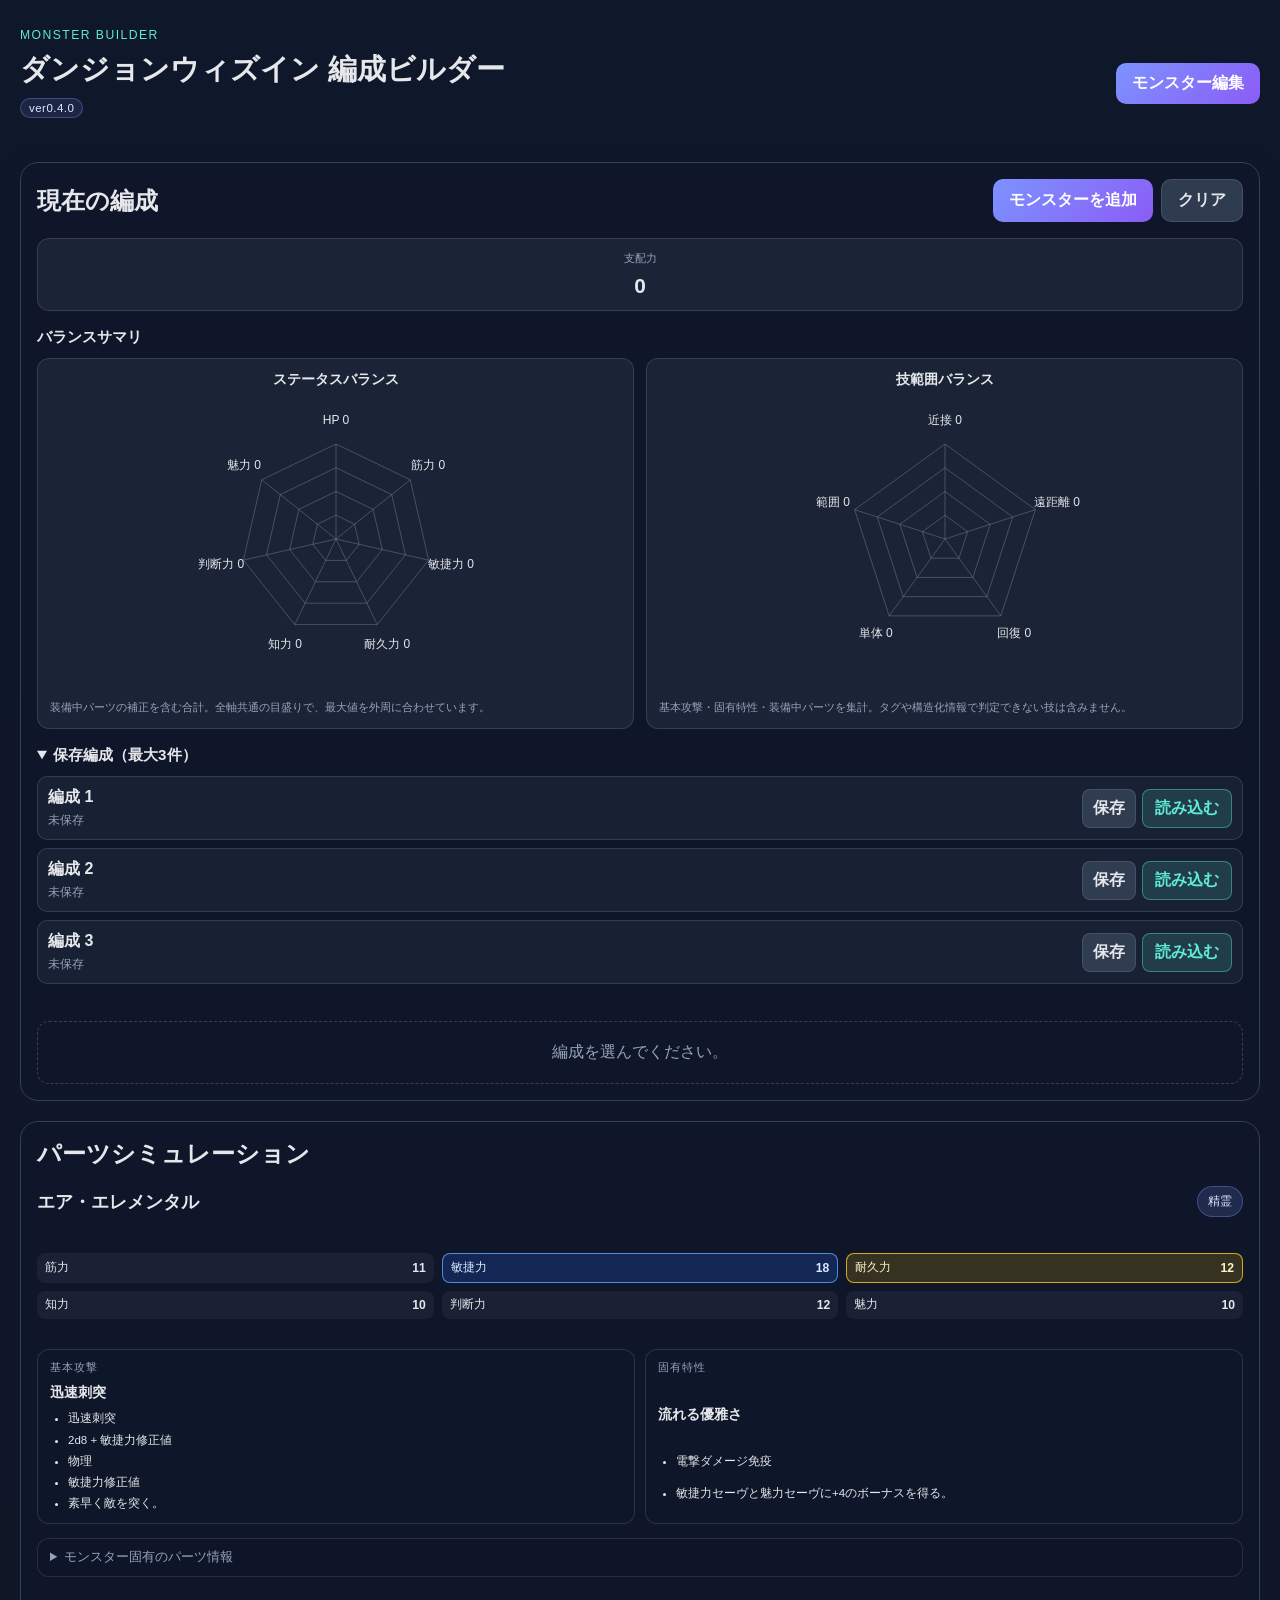
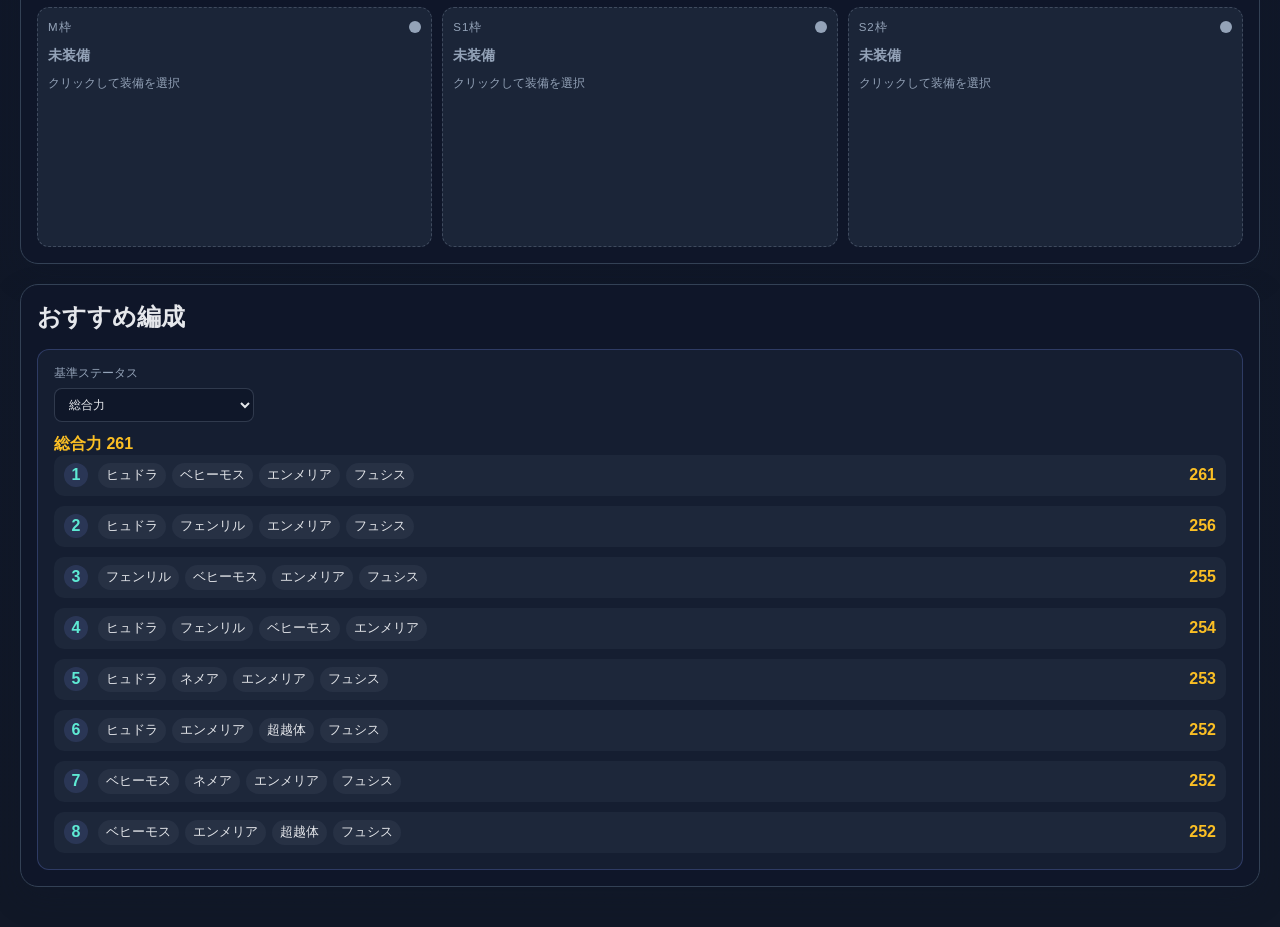
<file: index.html>
<!DOCTYPE html>
<html lang="ja">
  <head>
    <meta charset="UTF-8" />
    <meta name="viewport" content="width=device-width, initial-scale=1.0" />
    <title>ダンジョンウィズイン 編成ビルダー</title>
    <link rel="stylesheet" href="styles.css" />
  </head>
  <body>
    <div class="page-shell">
      <header class="topbar">
        <div>
          <p class="eyebrow">Monster Builder</p>
          <h1>ダンジョンウィズイン 編成ビルダー</h1>
          <p class="app-version" data-app-version></p>
          <p id="schema-load-status" class="data-transfer-status" role="status" aria-live="polite"></p>
        </div>
        <a href="monster-editor.html" class="primary-btn editor-link">モンスター編集</a>
      </header>

      <main class="layout">
        <section class="panel team-panel">
          <div class="panel-header">
            <h2>現在の編成</h2>
            <div class="team-header-actions">
              <button id="open-monster-picker" type="button" class="primary-btn">モンスターを追加</button>
              <button id="clear-btn" class="ghost-btn">クリア</button>
            </div>
          </div>

          <div class="summary-grid">
            <div class="summary-item">
              <span>支配力</span>
              <strong id="team-control">0</strong>
            </div>
          </div>

          <section class="balance-summary" aria-label="バランスサマリ">
            <h3>バランスサマリ</h3>
            <div class="balance-charts">
              <div id="status-balance"></div>
              <div id="skill-balance"></div>
            </div>
          </section>

          <details class="formation-saves" open>
            <summary>保存編成（最大3件）</summary>
            <div id="formation-save-list" class="formation-save-list"></div>
            <p id="formation-save-status" class="formation-save-status" role="status" aria-live="polite"></p>
          </details>

          <div id="team-list" class="team-list"></div>
        </section>

        <section class="panel sim-panel">
          <div class="panel-header">
            <h2>パーツシミュレーション</h2>
          </div>
          <div id="part-simulator" class="part-simulator"></div>
        </section>

        <div id="part-selector-modal" class="modal-backdrop hidden" aria-hidden="true"></div>

        <section class="panel suggestion-panel">
          <div class="panel-header">
            <h2>おすすめ編成</h2>
          </div>
          <div id="suggestion-result" class="suggestion-box">
            まだ候補がありません。
          </div>
        </section>
      </main>
    </div>

    <dialog id="monster-picker" class="monster-picker" aria-labelledby="monster-picker-title">
      <div class="modal-header">
        <h3 id="monster-picker-title">モンスターを追加</h3>
        <button id="close-monster-picker" type="button" class="close-btn">閉じる</button>
      </div>
      <div class="monster-picker-columns">
        <section class="monster-picker-selected" aria-labelledby="monster-picker-team-title">
          <h4 id="monster-picker-team-title">現在の編成</h4>
          <div id="monster-picker-team" class="team-list"></div>
        </section>
        <section class="monster-picker-roster" aria-labelledby="monster-picker-roster-title">
          <div class="panel-header">
            <h4 id="monster-picker-roster-title">モンスター一覧</h4>
            <span id="roster-count" class="badge">0体</span>
          </div>
          <div class="roster-filters">
            <label class="filter-control">
              <span>種族</span>
              <select id="race-filter"><option value="all">すべて</option></select>
            </label>
            <label class="filter-control">
              <span>等級</span>
              <select id="rank-filter"><option value="all">すべて</option></select>
            </label>
          </div>
          <div class="stat-filter-box">
            <div class="stat-filter-label">ステータス</div>
            <div id="stat-filter-list" class="stat-filter-list"></div>
          </div>
          <div id="unit-list" class="unit-list"></div>
        </section>
      </div>
    </dialog>

    <script src="app-version.js"></script>
    <script src="schema-data.js"></script>
    <script type="module">
      try {
        await window.MonsterSchema.initialize();
        await import('./app.js');
      } catch (error) {
        console.error('Failed to initialize the new monster schema.', error);
        const status = document.getElementById('schema-load-status');
        status.textContent = `モンスターデータを読み込めませんでした：${error.message}`;
        status.classList.add('error');
      }
    </script>
  </body>
</html>
</file>
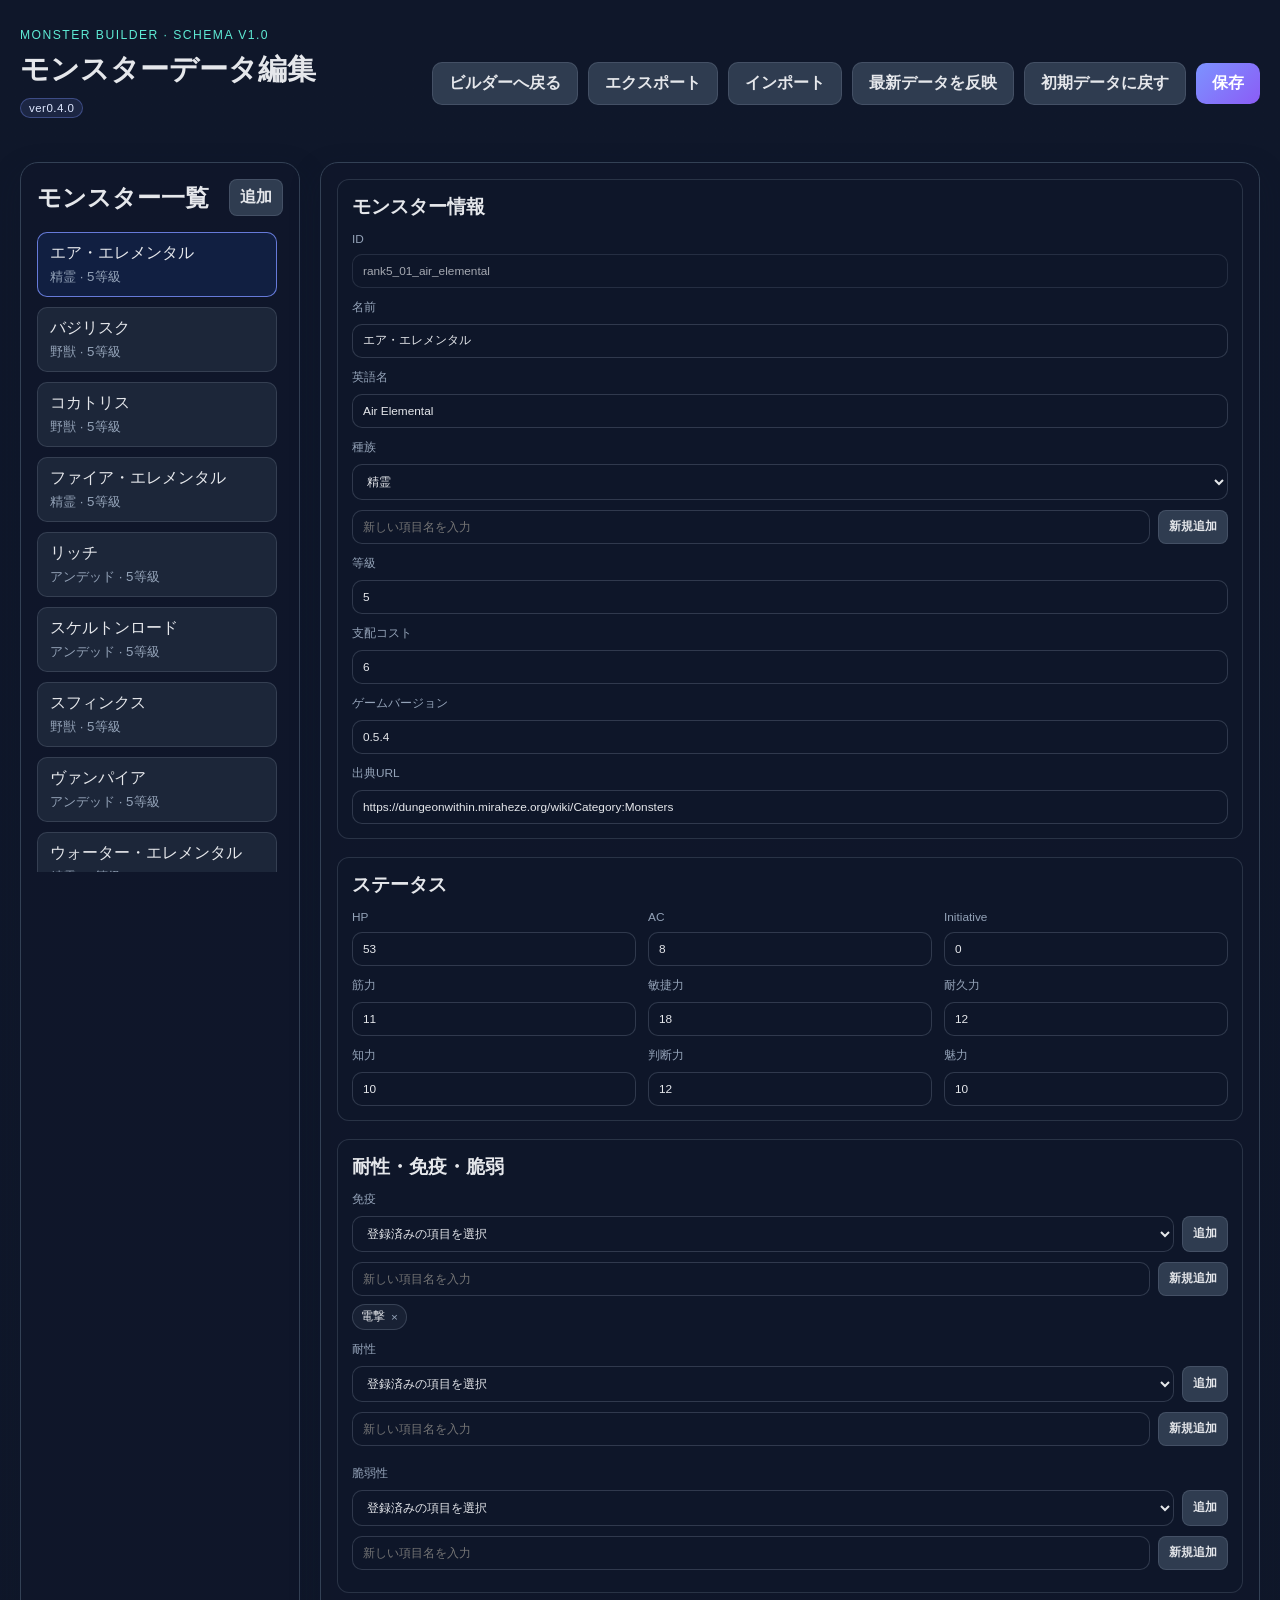
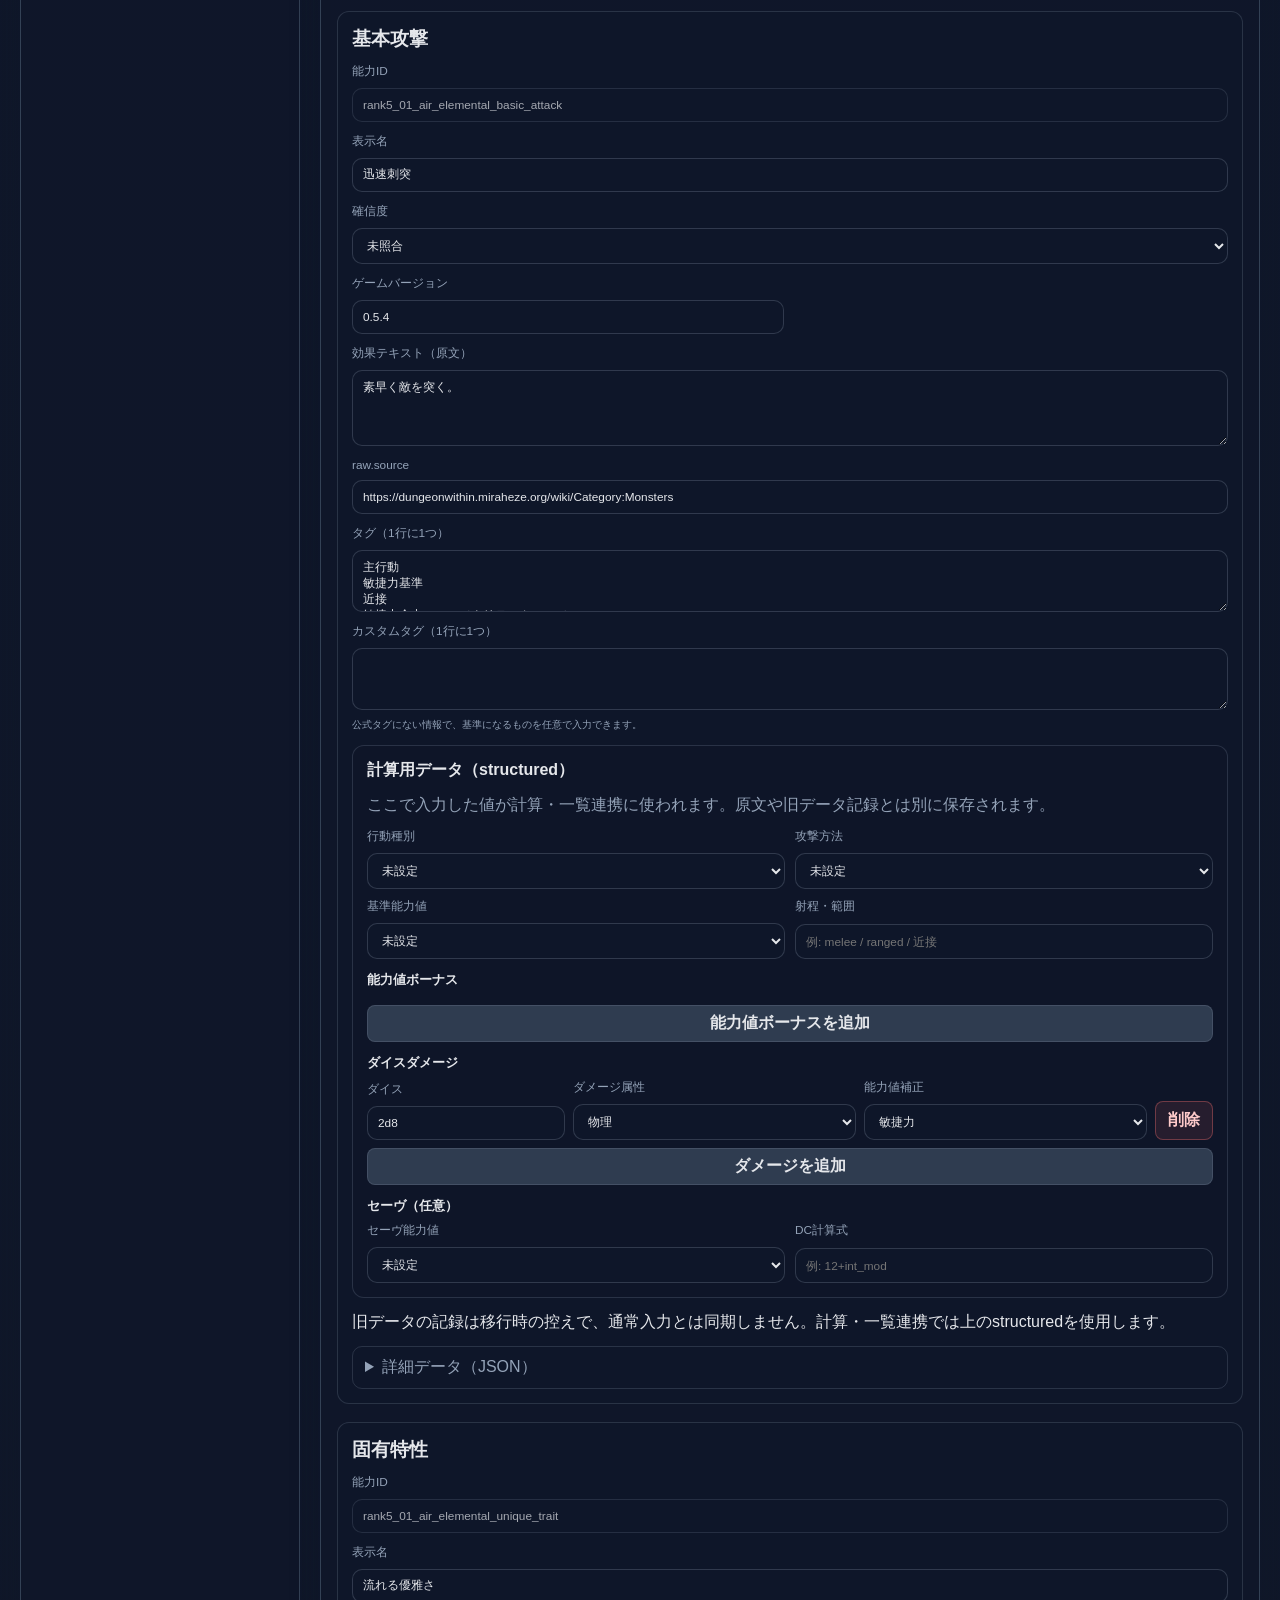
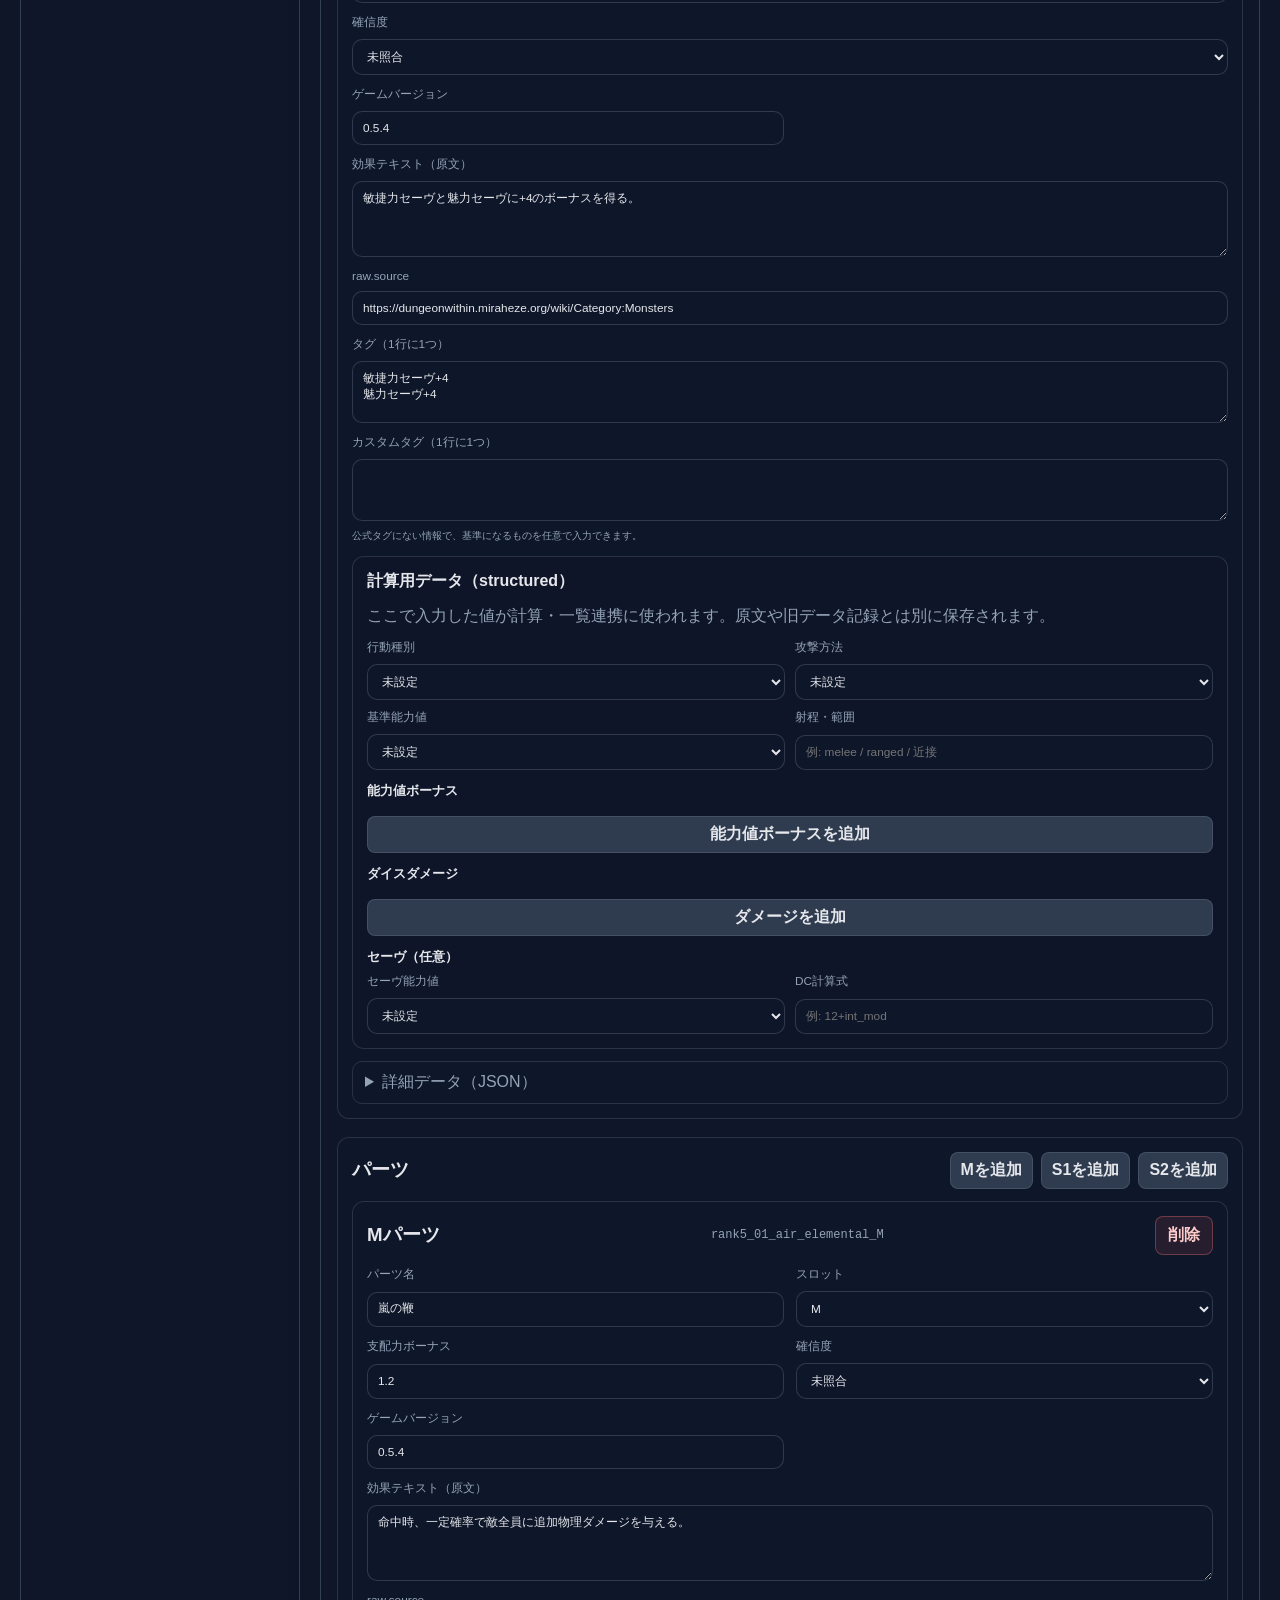
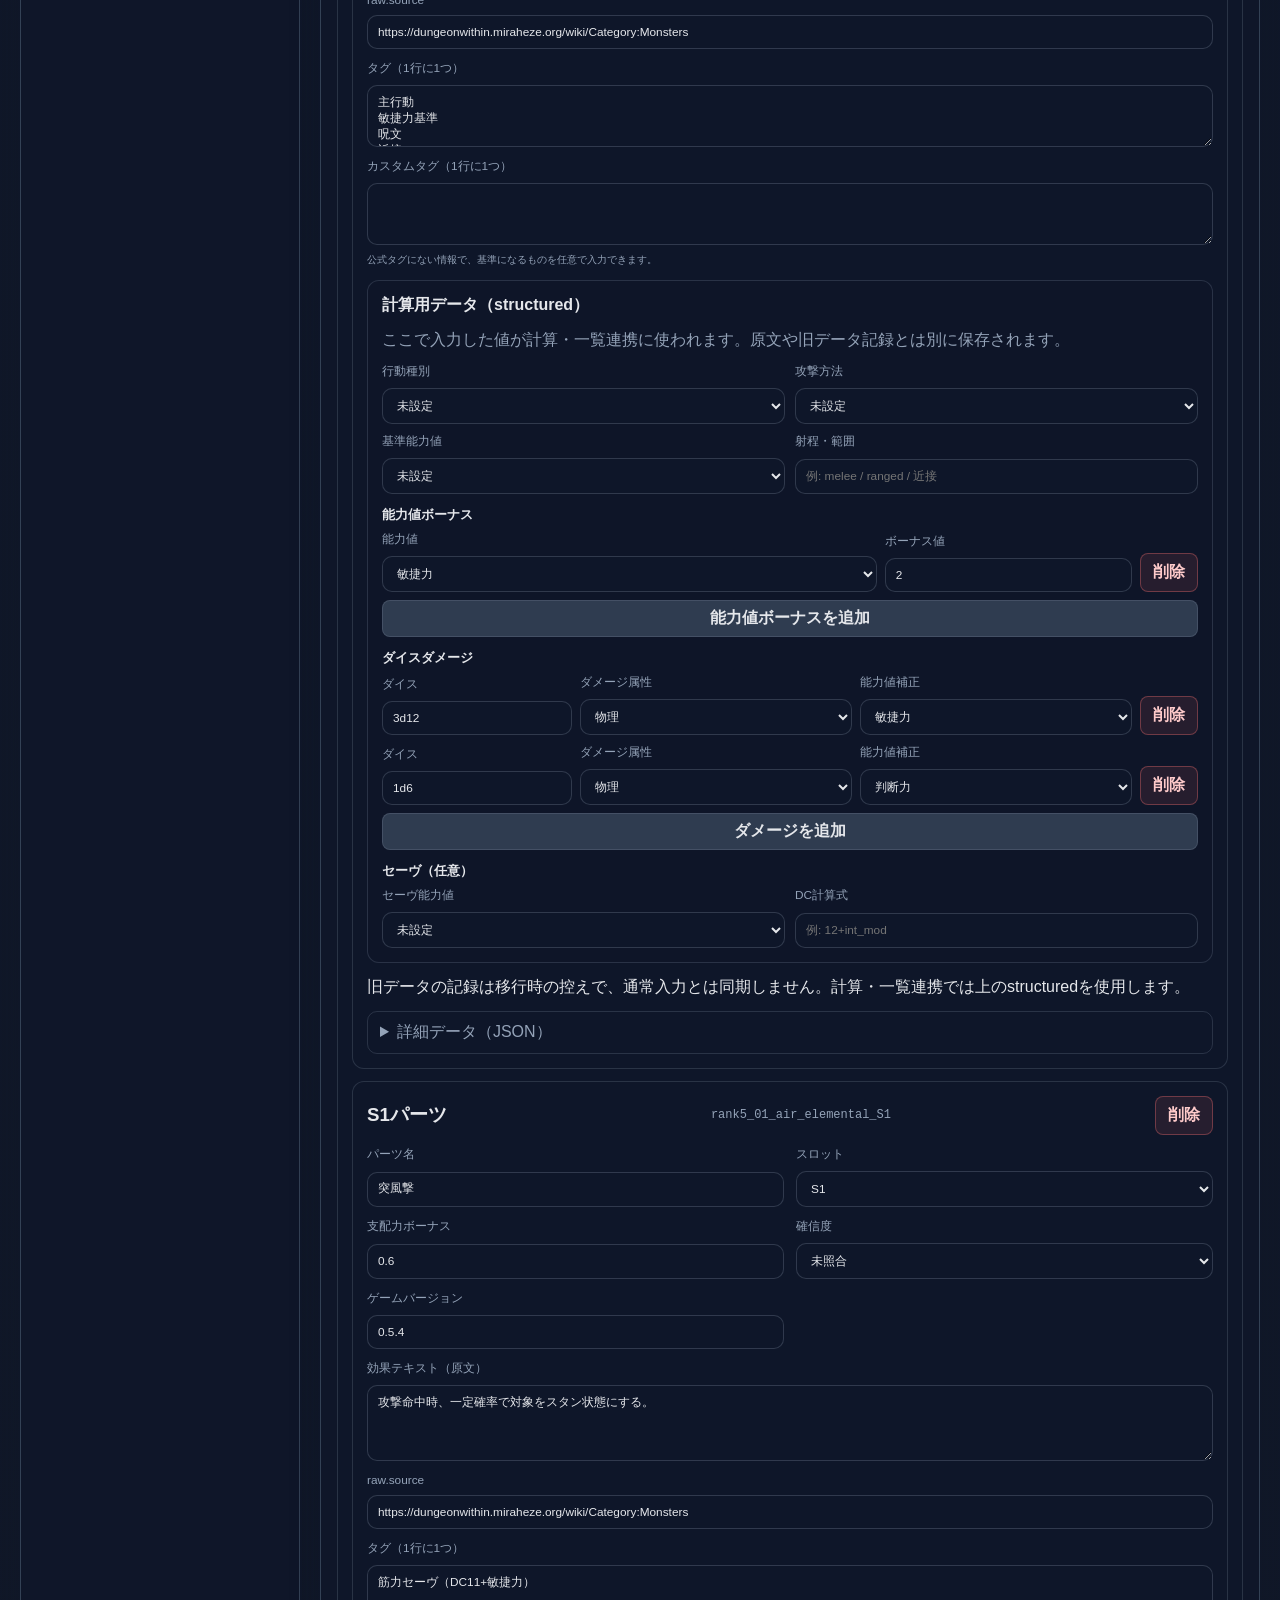
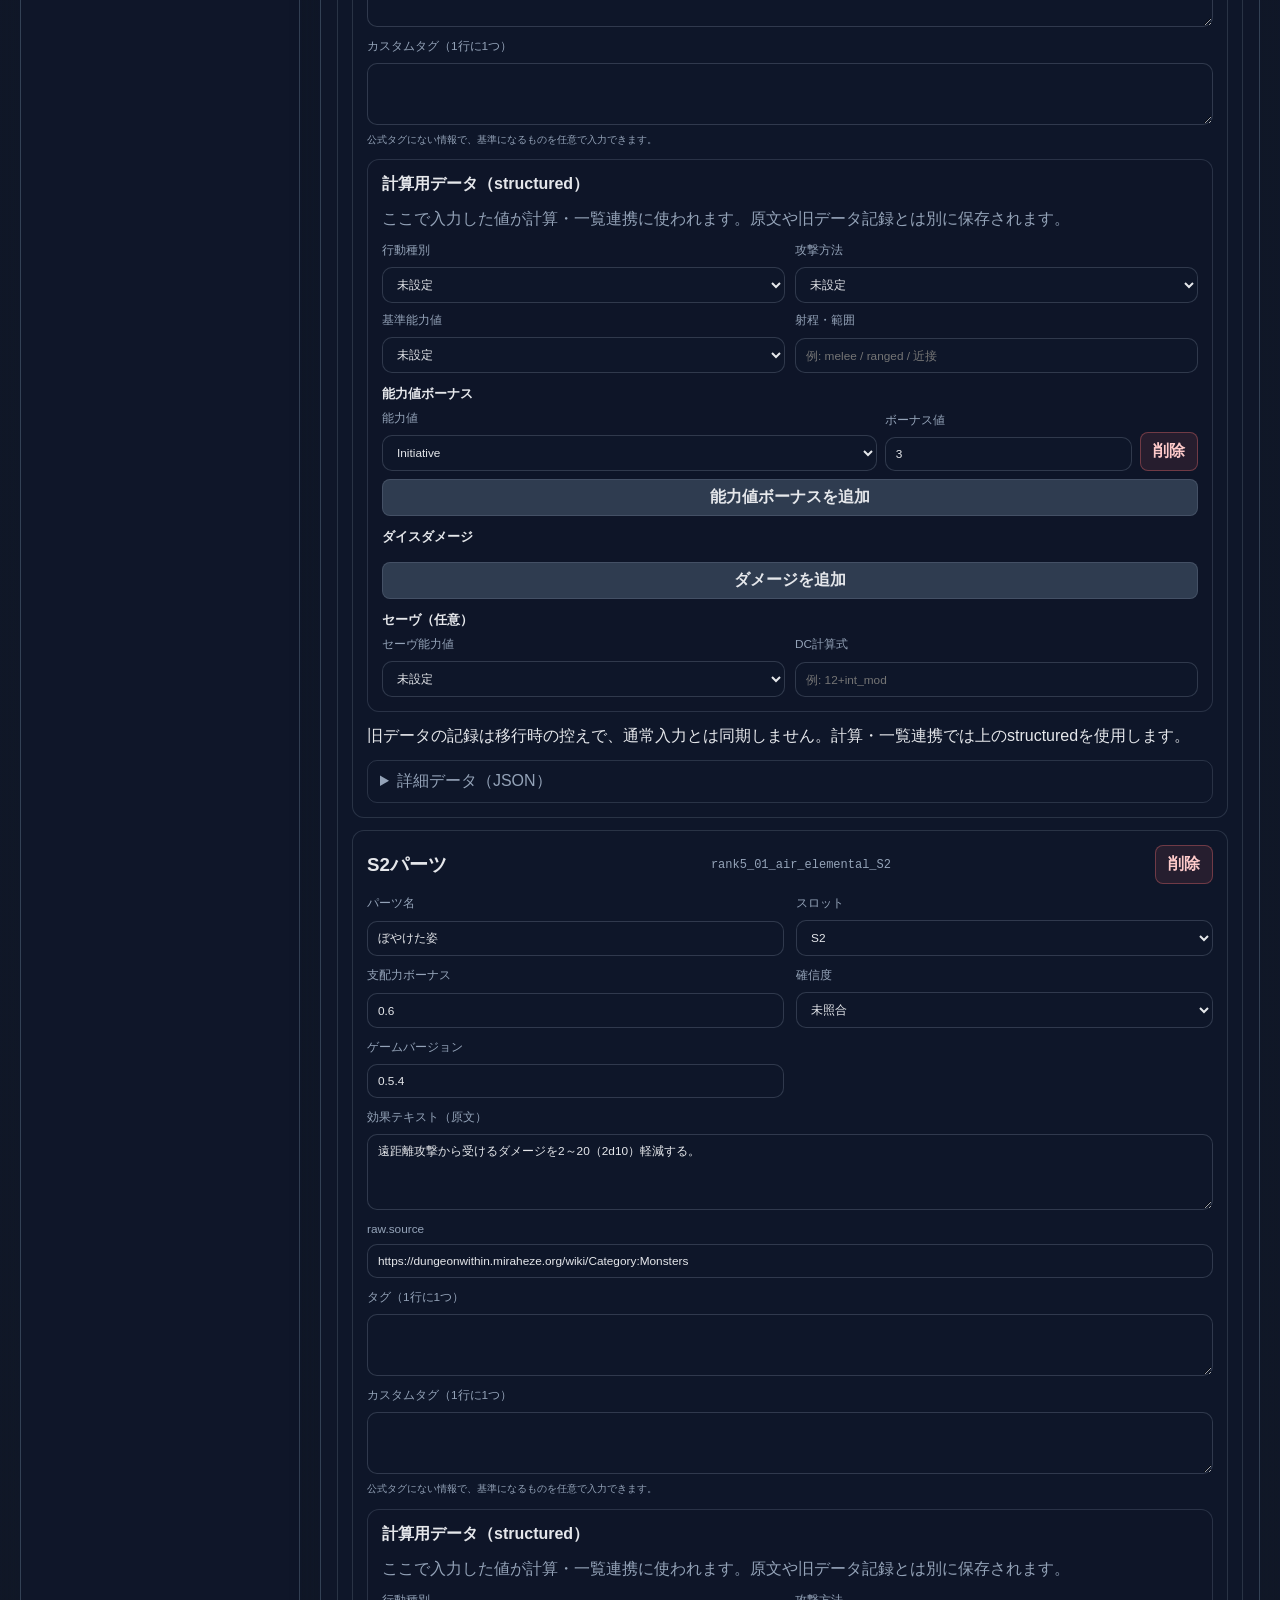
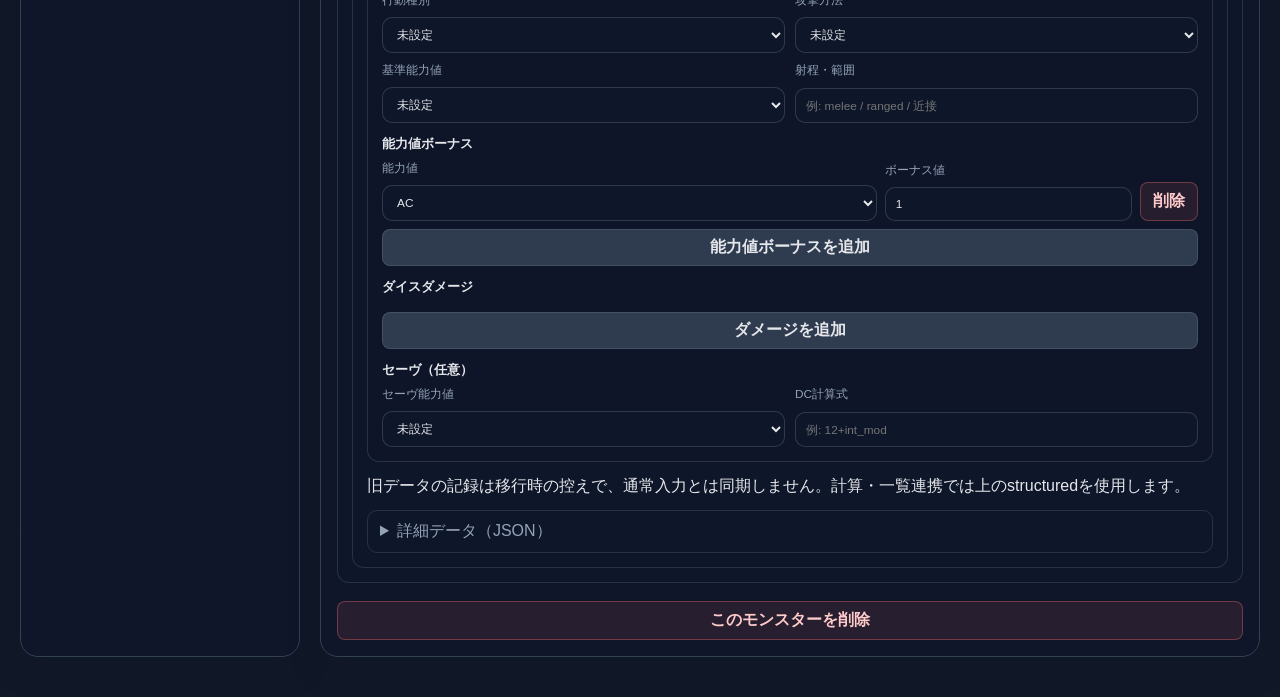
<file: monster-editor.html>
<!DOCTYPE html>
<html lang="ja">
  <head>
    <meta charset="UTF-8" />
    <meta name="viewport" content="width=device-width, initial-scale=1.0" />
    <title>モンスターデータ編集</title>
    <link rel="stylesheet" href="styles.css" />
  </head>
  <body>
    <div class="page-shell editor-page-shell">
      <header class="topbar">
        <div>
          <p class="eyebrow">Monster Builder · Schema v1.0</p>
          <h1>モンスターデータ編集</h1>
          <p class="app-version" data-app-version></p>
          <p id="data-transfer-status" class="data-transfer-status" role="status" aria-live="polite"></p>
        </div>
        <div class="topbar-actions">
          <a href="index.html" class="ghost-btn editor-link">ビルダーへ戻る</a>
          <button id="export-monster-data" type="button" class="ghost-btn">エクスポート</button>
          <button id="import-monster-data" type="button" class="ghost-btn">インポート</button>
          <button id="refresh-latest-monster-data" type="button" class="ghost-btn">最新データを反映</button>
          <button id="reset-monster-data" type="button" class="ghost-btn">初期データに戻す</button>
          <button id="save-monster-data" type="button" class="primary-btn">保存</button>
          <input id="import-monster-file" type="file" accept=".json,application/json" hidden />
        </div>
      </header>

      <main class="editor-layout">
        <aside class="panel editor-sidebar">
          <div class="panel-header">
            <h2>モンスター一覧</h2>
            <button id="add-monster-btn" type="button" class="ghost-btn small-btn">追加</button>
          </div>
          <div id="monster-list" class="monster-list"></div>
        </aside>

        <section class="panel editor-main">
          <div id="editor-empty" class="empty-team hidden">モンスターを選んで編集してください。</div>
          <form id="monster-schema-form" class="editor-form hidden" onsubmit="return false;"></form>
        </section>
      </main>
    </div>

    <dialog id="new-monster-dialog" class="schema-new-monster-dialog">
      <form id="new-monster-form">
        <h2>新規モンスター</h2>
        <p>英語名からIDを自動生成します。</p>
        <label class="schema-field">
          <span>英語名（必須）</span>
          <input id="new-monster-english-name" type="text" required autocomplete="off" />
        </label>
        <div class="schema-dialog-actions">
          <button id="cancel-new-monster" type="button" class="ghost-btn">キャンセル</button>
          <button type="submit" class="primary-btn">追加</button>
        </div>
      </form>
    </dialog>

    <script src="app-version.js"></script>
    <script src="schema-data.js"></script>
    <script type="module">
      try {
        await window.MonsterSchema.initialize();
        await import('./schema-editor.js');
      } catch (error) {
        console.error('Failed to initialize the schema editor.', error);
        const status = document.getElementById('data-transfer-status');
        status.textContent = `モンスターデータを読み込めませんでした：${error.message}`;
        status.classList.add('error');
      }
    </script>
  </body>
</html>
</file>
<file: styles.css>
:root {
  --bg: #101827;
  --bg-soft: #1f2937;
  --panel: #172033;
  --panel-strong: #1d2a3d;
  --line: #334155;
  --text: #e5e7eb;
  --muted: #94a3b8;
  --primary: #7c93ff;
  --primary-2: #5eead4;
  --danger: #f87171;
  --warning: #fbbf24;
  --shadow: rgba(15, 23, 42, 0.25);
}

* {
  box-sizing: border-box;
}

body {
  margin: 0;
  font-family: "Segoe UI", "Hiragino Sans", "Yu Gothic", sans-serif;
  background: linear-gradient(180deg, #0f172a 0%, #111827 100%);
  color: var(--text);
}

button {
  border: none;
  cursor: pointer;
  font: inherit;
}

.page-shell {
  max-width: 1320px;
  margin: 0 auto;
  padding: 28px 20px 40px;
}

.topbar {
  display: flex;
  justify-content: space-between;
  align-items: center;
  gap: 12px;
  margin-bottom: 24px;
}

.eyebrow {
  margin: 0 0 8px;
  color: var(--primary-2);
  font-size: 0.76rem;
  letter-spacing: 0.12em;
  text-transform: uppercase;
}

h1,
h2,
h3,
p {
  margin: 0;
}

.app-version {
  display: inline-flex;
  margin-top: 8px;
  padding: 3px 8px;
  border: 1px solid rgba(124, 147, 255, 0.35);
  border-radius: 999px;
  background: rgba(124, 147, 255, 0.12);
  color: #dfe8ff;
  font-size: 0.72rem;
  letter-spacing: 0.04em;
}

h1 {
  font-size: clamp(1.8rem, 2vw, 2.5rem);
}

.layout {
  display: grid;
  grid-template-columns: minmax(0, 1fr);
  gap: 20px;
  align-items: start;
}

.panel {
  min-width: 0;
  background: rgba(15, 23, 42, 0.82);
  border: 1px solid var(--line);
  border-radius: 18px;
  padding: 16px;
  box-shadow: 0 12px 30px var(--shadow);
}

.sim-panel,
.suggestion-panel {
  grid-column: 1 / -1;
}

.panel-header {
  display: flex;
  justify-content: space-between;
  align-items: center;
  margin-bottom: 16px;
}

.team-header-actions {
  display: flex;
  flex-wrap: wrap;
  justify-content: flex-end;
  gap: 8px;
}

.monster-picker {
  width: min(1100px, 94vw);
  max-width: none;
  max-height: 88vh;
  overflow: auto;
  padding: 18px;
  color: var(--text);
  background: rgba(15, 23, 42, 0.98);
  border: 1px solid rgba(148, 163, 184, 0.25);
  border-radius: 18px;
  box-shadow: 0 20px 50px rgba(15, 23, 42, 0.55);
}

.monster-picker::backdrop {
  background: rgba(15, 23, 42, 0.72);
}

.monster-picker-columns {
  display: grid;
  grid-template-columns: minmax(0, 0.8fr) minmax(0, 1.2fr);
  align-items: start;
  gap: 16px;
}

.monster-picker-columns h4 {
  margin: 0;
  font-size: 0.95rem;
}

.monster-picker-selected,
.monster-picker-roster {
  min-width: 0;
}

.monster-picker-selected h4 {
  margin-bottom: 16px;
}

.monster-picker-selected .team-list {
  max-height: 65vh;
  overflow-y: auto;
}

.roster-filters {
  display: grid;
  grid-template-columns: repeat(2, minmax(0, 1fr));
  gap: 10px;
  margin-bottom: 12px;
}

.stat-filter-box {
  margin-bottom: 16px;
}

.stat-filter-label {
  color: var(--muted);
  font-size: 0.72rem;
  margin-bottom: 8px;
}

.stat-filter-list {
  display: flex;
  flex-wrap: wrap;
  gap: 8px;
}

.stat-chip {
  padding: 6px 10px;
  border-radius: 999px;
  border: 1px solid rgba(148, 163, 184, 0.25);
  background: rgba(15, 23, 42, 0.9);
  color: var(--text);
  font-size: 0.74rem;
}

.stat-chip.selected {
  background: rgba(124, 147, 255, 0.2);
  border-color: rgba(124, 147, 255, 0.5);
  color: #dfe8ff;
}

.filter-control {
  display: flex;
  flex-direction: column;
  gap: 6px;
  color: var(--muted);
  font-size: 0.74rem;
}

.filter-control select {
  width: 100%;
  background: rgba(15, 23, 42, 0.9);
  border: 1px solid rgba(148, 163, 184, 0.25);
  border-radius: 10px;
  color: var(--text);
  padding: 8px 10px;
  font: inherit;
}

.badge {
  display: inline-flex;
  align-items: center;
  justify-content: center;
  background: rgba(124, 147, 255, 0.16);
  border: 1px solid rgba(124, 147, 255, 0.35);
  color: #dfe8ff;
  border-radius: 999px;
  padding: 6px 10px;
  font-size: 0.75rem;
}

.unit-list,
.team-list {
  display: grid;
  gap: 12px;
}

.unit-list {
  max-height: 72vh;
  overflow-y: auto;
  padding-right: 4px;
}

.unit-card,
.team-member,
.part-card {
  background: rgba(30, 41, 59, 0.9);
  border: 1px solid rgba(148, 163, 184, 0.2);
  border-radius: 12px;
  padding: 12px 14px;
}

.unit-card {
  display: grid;
  grid-template-columns: 1fr auto;
  gap: 8px;
  align-items: center;
}

.unit-card.active,
.team-member.active {
  border-color: rgba(124, 147, 255, 0.8);
  box-shadow: inset 0 0 0 1px rgba(124, 147, 255, 0.5);
  background: rgba(37, 99, 235, 0.08);
}

.unit-head {
  display: flex;
  justify-content: space-between;
  align-items: center;
  gap: 12px;
  margin-bottom: 8px;
}

.unit-name {
  font-weight: 700;
  font-size: 1rem;
}

.role-pill {
  display: inline-flex;
  align-items: center;
  border-radius: 999px;
  padding: 4px 8px;
  font-size: 0.72rem;
  font-weight: 600;
  background: rgba(94, 234, 212, 0.1);
  border: 1px solid rgba(94, 234, 212, 0.4);
  color: var(--primary-2);
}

.unit-stats {
  display: flex;
  flex-wrap: wrap;
  gap: 8px;
  color: var(--muted);
  font-size: 0.75rem;
}

.unit-stats span {
  background: rgba(148, 163, 184, 0.08);
  border-radius: 999px;
  padding: 4px 8px;
}

.ability-grid {
  display: grid;
  grid-template-columns: repeat(3, minmax(0, 1fr));
  gap: 8px;
  margin-top: 10px;
}

.ability-item {
  display: flex;
  justify-content: space-between;
  align-items: center;
  gap: 8px;
  padding: 6px 8px;
  border-radius: 8px;
  background: rgba(148, 163, 184, 0.08);
  color: var(--text);
  font-size: 0.74rem;
}

.ability-item.top-stat {
  border: 1px solid rgba(96, 165, 250, 0.8);
  background: rgba(37, 99, 235, 0.22);
  color: #dbeafe;
}

.ability-item.second-stat {
  border: 1px solid rgba(250, 204, 21, 0.8);
  background: rgba(234, 179, 8, 0.18);
  color: #fef3c7;
}

.ability-item strong {
  font-size: 0.76rem;
}

.primary-btn,
.ghost-btn,
.add-btn,
.remove-btn {
  transition: transform 0.2s ease, opacity 0.2s ease;
}

.primary-btn,
.ghost-btn {
  padding: 10px 16px;
  border-radius: 10px;
  font-weight: 600;
}

.editor-link {
  display: inline-flex;
  align-items: center;
  justify-content: center;
  text-decoration: none;
}

.topbar-actions {
  display: flex;
  flex-wrap: wrap;
  justify-content: flex-end;
  gap: 10px;
  align-items: center;
}

.data-transfer-status {
  min-height: 1.2em;
  margin: -12px 0 16px;
  color: var(--primary-2);
  font-size: 0.85rem;
}

.data-transfer-status.error {
  color: #fecaca;
}

.small-btn {
  padding: 7px 10px;
  border-radius: 8px;
}

.editor-layout {
  display: grid;
  grid-template-columns: 280px minmax(0, 1fr);
  gap: 20px;
}

.editor-sidebar,
.editor-main {
  min-height: 500px;
}

.monster-list {
  display: grid;
  gap: 10px;
  max-height: clamp(180px, calc(100vh - 260px), 640px);
  overflow-y: auto;
  overscroll-behavior: contain;
  padding-right: 6px;
}

.monster-list-item {
  width: 100%;
  text-align: left;
  background: rgba(30, 41, 59, 0.9);
  border: 1px solid rgba(148, 163, 184, 0.2);
  border-radius: 10px;
  padding: 10px 12px;
  color: var(--text);
  display: grid;
  gap: 4px;
}

.monster-list-item.selected {
  border-color: rgba(124, 147, 255, 0.8);
  background: rgba(37, 99, 235, 0.12);
}

.monster-list-item small {
  color: var(--muted);
}

.editor-form {
  display: grid;
  gap: 18px;
}

.editor-form-grid {
  display: grid;
  grid-template-columns: repeat(2, minmax(0, 1fr));
  gap: 12px;
}

.editor-form-grid.six-col {
  grid-template-columns: repeat(3, minmax(0, 1fr));
}

.editor-form label {
  display: grid;
  gap: 8px;
  color: var(--muted);
  font-size: 0.74rem;
}

.editor-form input,
.editor-form textarea,
.editor-form select {
  width: 100%;
  background: rgba(15, 23, 42, 0.9);
  border: 1px solid rgba(148, 163, 184, 0.25);
  border-radius: 10px;
  color: var(--text);
  padding: 9px 10px;
  font: inherit;
  resize: vertical;
}

.editor-form .full-width {
  grid-column: 1 / -1;
}

.editor-section {
  border: 1px solid rgba(148, 163, 184, 0.2);
  border-radius: 12px;
  background: rgba(15, 23, 42, 0.7);
  padding: 14px;
  display: grid;
  gap: 12px;
}

.editor-section h3,
.part-editor-block h5 {
  margin: 0;
}

.part-editor-block {
  display: grid;
  gap: 8px;
  border-top: 1px solid rgba(148, 163, 184, 0.18);
  margin-top: 8px;
  padding-top: 14px;
}

.parts-editor-grid {
  display: grid;
  grid-template-columns: minmax(0, 1fr);
  gap: 18px;
}

.part-block {
  display: grid;
  gap: 8px;
}

.part-fields-grid {
  grid-template-columns: repeat(2, minmax(0, 1fr));
}

.part-input-section {
  display: grid;
  gap: 8px;
}

.part-input-header {
  display: flex;
  align-items: center;
  justify-content: space-between;
  gap: 10px;
}

.part-dynamic-rows,
.part-damage-rows,
.part-extra-list {
  display: grid;
  gap: 8px;
}

.part-dynamic-row {
  display: grid;
  grid-template-columns: minmax(0, 1fr) minmax(90px, 0.45fr) auto;
  align-items: center;
  gap: 8px;
}

.part-damage-row {
  display: grid;
  gap: 8px;
  border: 1px solid rgba(148, 163, 184, 0.16);
  border-radius: 10px;
  padding: 10px;
}

.part-effect-row {
  display: grid;
  grid-template-columns: minmax(0, 1fr) minmax(0, 0.6fr) auto;
  align-items: end;
  gap: 8px;
}

.part-effect-row label:only-of-type {
  grid-column: 1 / -2;
}

.part-input-hint {
  margin: 0;
  color: var(--muted);
  font-size: 0.75rem;
}

.part-extra-fields {
  border-top: 1px solid rgba(148, 163, 184, 0.16);
  padding-top: 10px;
}

.part-extra-fields summary {
  cursor: pointer;
  color: var(--muted);
  font-size: 0.8rem;
}

.part-extra-list {
  margin: 10px 0;
}

.part-extra-row {
  display: grid;
  grid-template-columns: minmax(100px, 0.7fr) minmax(100px, 0.6fr) minmax(0, 1fr) auto;
  align-items: start;
  gap: 8px;
}

.part-extra-row [aria-invalid="true"] {
  border-color: #f87171;
}

.hidden {
  display: none !important;
}

.primary-btn {
  background: linear-gradient(135deg, var(--primary), #8b5cf6);
  color: white;
}

.ghost-btn {
  background: rgba(51, 65, 85, 0.9);
  color: var(--text);
  border: 1px solid rgba(148, 163, 184, 0.2);
}

.add-btn,
.remove-btn {
  padding: 8px 12px;
  border-radius: 8px;
  font-weight: 600;
}

.add-btn {
  background: rgba(94, 234, 212, 0.14);
  color: var(--primary-2);
  border: 1px solid rgba(94, 234, 212, 0.4);
}

.remove-btn {
  background: rgba(248, 113, 113, 0.1);
  color: #fecaca;
  border: 1px solid rgba(248, 113, 113, 0.35);
}

.primary-btn:hover,
.ghost-btn:hover,
.add-btn:hover,
.remove-btn:hover {
  transform: translateY(-1px);
}

.summary-grid {
  display: grid;
  grid-template-columns: minmax(0, 1fr);
  gap: 10px;
  margin-bottom: 16px;
}

.summary-item {
  background: rgba(30, 41, 59, 0.8);
  border: 1px solid rgba(148, 163, 184, 0.2);
  border-radius: 12px;
  padding: 12px 10px;
  text-align: center;
}

.summary-item span {
  display: block;
  font-size: 0.7rem;
  color: var(--muted);
  margin-bottom: 8px;
}

.summary-item strong {
  font-size: 1.3rem;
}

.balance-summary {
  margin-bottom: 16px;
}

.balance-summary h3 {
  margin: 0 0 10px;
  font-size: 0.95rem;
}

.balance-charts {
  display: grid;
  grid-template-columns: repeat(auto-fit, minmax(min(100%, 240px), 1fr));
  gap: 12px;
}

.balance-chart {
  height: 100%;
  background: rgba(30, 41, 59, 0.8);
  border: 1px solid rgba(148, 163, 184, 0.2);
  border-radius: 12px;
  padding: 12px;
}

.balance-chart h4 {
  margin: 0;
  text-align: center;
  font-size: 0.85rem;
}

.radar-chart {
  display: block;
  width: 100%;
  max-width: 370px;
  aspect-ratio: 370 / 300;
  margin: 0 auto;
  overflow: visible;
  color: var(--text);
  font-size: 12px;
  fill: currentColor;
}

.radar-grid {
  fill: none;
  stroke: rgba(148, 163, 184, 0.35);
}

.radar-axis {
  stroke: rgba(148, 163, 184, 0.35);
}

.radar-data {
  fill: rgba(96, 165, 250, 0.3);
  stroke: #60a5fa;
  stroke-width: 2;
}

.balance-help {
  color: var(--muted);
  font-size: 0.7rem;
  line-height: 1.5;
  margin: 10px 0 0;
}

.formation-saves {
  margin-bottom: 16px;
}

.formation-saves > summary {
  margin: 0 0 10px;
  font-size: 0.95rem;
  font-weight: 700;
  cursor: pointer;
}

.formation-save-list {
  display: grid;
  gap: 8px;
}

.formation-save-slot {
  display: flex;
  justify-content: space-between;
  align-items: center;
  gap: 12px;
  padding: 10px;
  border: 1px solid rgba(148, 163, 184, 0.2);
  border-radius: 10px;
  background: rgba(30, 41, 59, 0.65);
}

.formation-save-details {
  display: flex;
  flex-direction: column;
  gap: 4px;
  min-width: 0;
}

.formation-save-details span,
.formation-save-status {
  color: var(--muted);
  font-size: 0.75rem;
}

.formation-save-details span {
  overflow-wrap: anywhere;
}

.formation-save-actions {
  display: flex;
  flex-shrink: 0;
  gap: 6px;
}

.formation-save-status {
  min-height: 1.1em;
  margin: 8px 0 0;
}

.formation-save-status.error {
  color: #fecaca;
}

.team-member {
  display: flex;
  justify-content: space-between;
  align-items: center;
  gap: 10px;
}

.member-meta {
  display: flex;
  flex-direction: column;
  gap: 4px;
}

.member-role {
  color: var(--muted);
  font-size: 0.75rem;
}

.empty-team {
  padding: 20px 14px;
  border: 1px dashed var(--line);
  border-radius: 12px;
  color: var(--muted);
  text-align: center;
}

.part-simulator {
  display: grid;
  gap: 14px;
}

.monster-sim-header {
  display: flex;
  justify-content: space-between;
  align-items: center;
  gap: 12px;
  margin-bottom: 12px;
}

.monster-sim-name {
  font-size: 1.1rem;
  font-weight: 700;
}

.feature-blocks {
  display: grid;
  grid-template-columns: repeat(2, minmax(0, 1fr));
  gap: 10px;
  margin-top: 16px;
}

.feature-card {
  background: rgba(15, 23, 42, 0.9);
  border: 1px solid rgba(148, 163, 184, 0.2);
  border-radius: 12px;
  padding: 10px 12px;
  display: grid;
  gap: 8px;
}

.feature-title {
  color: var(--muted);
  font-size: 0.7rem;
  letter-spacing: 0.08em;
  text-transform: uppercase;
}

.feature-name {
  font-size: 0.9rem;
  font-weight: 700;
}

.feature-list {
  margin: 0;
  padding-left: 18px;
  display: grid;
  gap: 4px;
  color: var(--text);
  font-size: 0.72rem;
  line-height: 1.5;
}

.native-parts {
  border: 1px solid rgba(148, 163, 184, 0.18);
  border-radius: 12px;
  background: rgba(15, 23, 42, 0.55);
}

.native-parts > summary {
  padding: 10px 12px;
  color: var(--muted);
  font-size: 0.8rem;
  cursor: pointer;
}

.native-parts-content {
  display: grid;
  gap: 12px;
  padding: 0 12px 12px;
}

.native-part-group {
  display: grid;
  gap: 8px;
}

.native-part-group h4 {
  margin: 0;
  color: var(--primary-2);
  font-size: 0.78rem;
}

.native-part-card {
  display: grid;
  gap: 8px;
  padding: 10px;
  border: 1px solid rgba(148, 163, 184, 0.14);
  border-radius: 10px;
  background: rgba(30, 41, 59, 0.52);
}

.native-part-card h5 {
  margin: 0;
  font-size: 0.82rem;
}

.native-part-field {
  display: grid;
  grid-template-columns: 52px minmax(0, 1fr);
  gap: 8px;
  color: var(--text);
  font-size: 0.74rem;
  line-height: 1.5;
}

.native-part-field > span {
  color: var(--muted);
}

.native-part-field p {
  margin: 0 0 4px;
}

.native-part-field p:last-child {
  margin-bottom: 0;
}

.native-part-tags {
  display: flex;
  flex-wrap: wrap;
  gap: 5px;
}

.native-part-empty {
  color: var(--muted);
  font-size: 0.74rem;
}

.slot-row {
  display: grid;
  grid-template-columns: 1fr 1fr 1fr;
  gap: 10px;
  margin-top: 16px;
}

.slot-button {
  min-height: 240px;
  border: 1px dashed rgba(124, 147, 255, 0.5);
  border-radius: 12px;
  background: rgba(15, 23, 42, 0.9);
  color: var(--text);
  text-align: left;
  padding: 12px 10px;
  display: flex;
  flex-direction: column;
  justify-content: flex-start;
  gap: 10px;
  cursor: pointer;
}

.slot-head-row {
  display: flex;
  align-items: center;
  justify-content: space-between;
  gap: 10px;
}

.slot-label {
  color: var(--muted);
  font-size: 0.72rem;
  letter-spacing: 0.08em;
}

.slot-name {
  font-size: 0.9rem;
  font-weight: 700;
  line-height: 1.4;
}

.slot-detail-box,
.slot-tag-box {
  display: grid;
  gap: 6px;
}

.slot-detail-label {
  color: var(--muted);
  font-size: 0.68rem;
  letter-spacing: 0.05em;
}

.slot-detail-list {
  margin: 0;
  padding-left: 18px;
  color: var(--text);
  font-size: 0.72rem;
  line-height: 1.5;
  display: grid;
  gap: 3px;
}

.slot-empty-note {
  color: var(--muted);
  font-size: 0.74rem;
  line-height: 1.5;
}

.tag-list {
  display: flex;
  flex-wrap: wrap;
  gap: 6px;
}

.tag-item {
  display: inline-flex;
  align-items: center;
  padding: 3px 7px;
  border-radius: 999px;
  background: rgba(148, 163, 184, 0.08);
  border: 1px solid rgba(148, 163, 184, 0.18);
  color: var(--text);
  font-size: 0.68rem;
}

.slot-button.empty {
  border-style: dashed;
  color: var(--muted);
}

.slot-button.blue {
  border-color: rgba(96, 165, 250, 0.8);
  background: rgba(37, 99, 235, 0.12);
}

.slot-button.yellow {
  border-color: rgba(250, 204, 21, 0.8);
  background: rgba(234, 179, 8, 0.12);
}

.slot-button.red {
  border-color: rgba(248, 113, 113, 0.8);
  background: rgba(239, 68, 68, 0.12);
}

.slot-button.neutral {
  border-color: rgba(148, 163, 184, 0.3);
  background: rgba(30, 41, 59, 0.85);
}

.slot-color-dot {
  width: 12px;
  height: 12px;
  border-radius: 50%;
  display: inline-block;
}

.slot-color-dot.blue { background: #60a5fa; }
.slot-color-dot.yellow { background: #facc15; }
.slot-color-dot.red { background: #f87171; }
.slot-color-dot.neutral { background: #94a3b8; }

.modal-backdrop {
  position: fixed;
  inset: 0;
  background: rgba(15, 23, 42, 0.72);
  display: flex;
  align-items: center;
  justify-content: center;
  padding: 24px;
  z-index: 100;
}

.modal-backdrop.hidden {
  display: none;
}

.modal-panel {
  width: min(820px, 92vw);
  max-height: 82vh;
  overflow: auto;
  background: rgba(15, 23, 42, 0.98);
  border: 1px solid rgba(148, 163, 184, 0.25);
  border-radius: 18px;
  box-shadow: 0 20px 50px rgba(15, 23, 42, 0.55);
  padding: 18px;
}

.modal-header {
  display: flex;
  justify-content: space-between;
  align-items: center;
  gap: 12px;
  margin-bottom: 16px;
}

.modal-header h3 {
  margin: 0;
  font-size: 1.1rem;
}

.part-sort-controls {
  display: flex;
  flex-wrap: wrap;
  align-items: center;
  gap: 8px;
  margin: -4px 0 14px;
}

.part-sort-label {
  color: var(--muted);
  font-size: 0.78rem;
  margin-right: 2px;
}

.part-filters {
  display: flex;
  flex-wrap: wrap;
  gap: 12px;
  margin: 0 0 14px;
}

.part-filter {
  display: inline-flex;
  align-items: center;
  gap: 8px;
  max-width: 100%;
  color: var(--muted);
  font-size: 0.8rem;
}

.part-filter select,
.part-filter input {
  min-width: 120px;
  max-width: 100%;
  border: 1px solid rgba(148, 163, 184, 0.28);
  border-radius: 8px;
  padding: 7px 10px;
  background: rgba(51, 65, 85, 0.65);
  color: var(--text);
}

.part-filter input {
  width: 200px;
}

.part-sort-button,
.part-sort-reset {
  border: 1px solid rgba(148, 163, 184, 0.28);
  border-radius: 999px;
  padding: 6px 10px;
  background: rgba(51, 65, 85, 0.65);
  color: var(--text);
  font-size: 0.76rem;
  cursor: pointer;
}

.part-sort-button.active {
  border-color: rgba(96, 165, 250, 0.85);
  background: rgba(37, 99, 235, 0.28);
  color: #dbeafe;
}

.part-sort-reset {
  color: var(--muted);
}

.close-btn {
  background: rgba(51, 65, 85, 0.9);
  color: var(--text);
  border: 1px solid rgba(148, 163, 184, 0.2);
  border-radius: 8px;
  padding: 8px 10px;
}

.part-modal-list {
  display: grid;
  grid-template-columns: repeat(auto-fit, minmax(220px, 1fr));
  gap: 12px;
}

.part-card {
  border: 1px solid rgba(148, 163, 184, 0.25);
  background: rgba(15, 23, 42, 0.9);
  border-radius: 12px;
  padding: 12px 14px;
}

.part-card.blue {
  border-color: rgba(96, 165, 250, 0.8);
  background: rgba(37, 99, 235, 0.12);
}

.part-card.yellow {
  border-color: rgba(250, 204, 21, 0.8);
  background: rgba(234, 179, 8, 0.12);
}

.part-card.red {
  border-color: rgba(248, 113, 113, 0.8);
  background: rgba(239, 68, 68, 0.12);
}

.part-card.neutral {
  border-color: rgba(148, 163, 184, 0.3);
  background: rgba(30, 41, 59, 0.85);
}

.part-card-header {
  display: flex;
  justify-content: space-between;
  align-items: center;
  gap: 8px;
  margin-bottom: 8px;
}

.part-card-header strong {
  font-size: 0.95rem;
}

.part-fit {
  display: inline-flex;
  align-items: center;
  justify-content: center;
  min-width: 52px;
  padding: 4px 8px;
  border-radius: 999px;
  font-size: 0.7rem;
  font-weight: 700;
  color: white;
}

.part-card.blue .part-fit {
  background: rgba(59, 130, 246, 0.9);
}

.part-card.yellow .part-fit {
  background: rgba(234, 179, 8, 0.9);
  color: #1f2937;
}

.part-card.red .part-fit {
  background: rgba(239, 68, 68, 0.9);
}

.part-card.neutral .part-fit {
  background: rgba(148, 163, 184, 0.7);
}

.part-meta {
  display: flex;
  flex-wrap: wrap;
  gap: 6px;
  margin-bottom: 8px;
}

.part-badge {
  background: rgba(148, 163, 184, 0.08);
  border-radius: 999px;
  padding: 4px 8px;
  font-size: 0.68rem;
  color: var(--muted);
}

.part-picker-effects {
  display: grid;
  gap: 6px;
  margin-top: 10px;
  color: var(--text);
  font-size: 0.76rem;
  line-height: 1.5;
}

.part-picker-effects p {
  margin: 0;
}

.part-effects {
  margin: 0;
  padding-left: 18px;
  color: var(--text);
  font-size: 0.76rem;
  line-height: 1.5;
}

.part-card button,
.slot-remove-btn {
  margin-top: 10px;
  width: 100%;
  border-radius: 8px;
  padding: 8px 10px;
  background: rgba(124, 147, 255, 0.14);
  color: #dfe8ff;
  border: 1px solid rgba(124, 147, 255, 0.35);
}

.slot-remove-btn {
  margin-top: auto;
}

.suggestion-box {
  min-height: 220px;
  padding: 16px;
  border-radius: 12px;
  background: rgba(23, 32, 51, 0.85);
  border: 1px solid rgba(124, 147, 255, 0.25);
}

.suggestion-team {
  display: grid;
  gap: 10px;
}

.suggestion-member {
  display: flex;
  justify-content: space-between;
  align-items: center;
  padding: 8px 10px;
  border-radius: 10px;
  background: rgba(30, 41, 59, 0.9);
}

.score-highlight {
  color: var(--warning);
  font-weight: 700;
}

.suggestion-controls {
  display: flex;
  flex-direction: column;
  gap: 6px;
  margin-bottom: 12px;
  color: var(--muted);
  font-size: 0.74rem;
}

.suggestion-controls select {
  width: min(200px, 100%);
  background: rgba(15, 23, 42, 0.9);
  border: 1px solid rgba(148, 163, 184, 0.25);
  border-radius: 8px;
  color: var(--text);
  padding: 8px 10px;
  font: inherit;
}

.ranking-item {
  display: grid;
  grid-template-columns: auto 1fr auto;
  align-items: center;
  gap: 10px;
}

.ranking-rank {
  display: inline-flex;
  align-items: center;
  justify-content: center;
  width: 24px;
  height: 24px;
  border-radius: 50%;
  background: rgba(124, 147, 255, 0.14);
  color: var(--primary-2);
  font-weight: 700;
}

.suggestion-member-name-group {
  display: flex;
  flex-wrap: wrap;
  gap: 6px;
}

.suggestion-member-name {
  font-size: 0.8rem;
  color: var(--text);
  background: rgba(148, 163, 184, 0.08);
  border-radius: 999px;
  padding: 4px 8px;
}

.metric-value {
  color: var(--warning);
  font-weight: 700;
}

.schema-field {
  display: grid;
  gap: 8px;
  color: var(--muted);
  font-size: 0.74rem;
}

.schema-field input,
.schema-field textarea,
.schema-field select {
  width: 100%;
  background: rgba(15, 23, 42, 0.9);
  border: 1px solid rgba(148, 163, 184, 0.25);
  border-radius: 10px;
  color: var(--text);
  padding: 9px 10px;
  font: inherit;
  resize: vertical;
}

.schema-field input[readonly] {
  opacity: 0.7;
}

.schema-vocabulary-row {
  display: flex;
  align-items: stretch;
  gap: 8px;
}

.schema-vocabulary-row select,
.schema-vocabulary-row input {
  min-width: 0;
  flex: 1;
}

.schema-vocabulary-custom {
  margin-top: 2px;
}

.schema-vocabulary-values {
  display: flex;
  flex-wrap: wrap;
  gap: 6px;
}

.schema-vocabulary-chip {
  display: inline-flex;
  align-items: center;
  gap: 6px;
  padding: 4px 8px;
  border: 1px solid rgba(148, 163, 184, 0.25);
  border-radius: 999px;
  color: var(--text);
  background: rgba(148, 163, 184, 0.08);
}

.schema-vocabulary-chip button {
  padding: 0;
  border: 0;
  color: var(--muted);
  background: transparent;
  font: inherit;
  cursor: pointer;
}

.schema-stat-grid {
  width: 100%;
}

.schema-ability-fields {
  display: grid;
  grid-template-columns: repeat(2, minmax(0, 1fr));
  gap: 12px;
  grid-column: 1 / -1;
}

.schema-ability-fields > .full-width {
  grid-column: 1 / -1;
}

.schema-structured-editor {
  display: grid;
  gap: 12px;
  grid-column: 1 / -1;
  padding: 14px;
  border: 1px solid rgba(148, 163, 184, 0.2);
  border-radius: 12px;
  background: rgba(15, 23, 42, 0.42);
}

.schema-structured-editor h4,
.schema-structured-list h5 {
  margin: 0;
  color: var(--text);
}

.schema-editor-help,
.schema-legacy-note {
  margin: 0;
  line-height: 1.5;
}

.schema-structured-grid,
.schema-structured-rows {
  display: grid;
  gap: 10px;
}

.schema-structured-grid {
  grid-template-columns: repeat(2, minmax(0, 1fr));
}

.schema-structured-list {
  display: grid;
  gap: 8px;
}

.schema-structured-row {
  display: grid;
  grid-template-columns: minmax(0, 1fr) minmax(100px, 0.5fr) auto;
  align-items: end;
  gap: 8px;
}

.schema-damage-row {
  display: grid;
  grid-template-columns: minmax(90px, 0.7fr) repeat(2, minmax(0, 1fr)) auto;
  align-items: end;
  gap: 8px;
}

.schema-advanced-details {
  grid-column: 1 / -1;
  padding: 10px 12px;
  border: 1px solid rgba(148, 163, 184, 0.2);
  border-radius: 10px;
}

.schema-advanced-details summary {
  color: var(--muted);
  cursor: pointer;
}

.schema-advanced-details[open] {
  display: grid;
  gap: 12px;
}

.schema-ability .schema-field:first-of-type {
  grid-column: 1;
}

.schema-part {
  grid-template-columns: repeat(2, minmax(0, 1fr));
}

.schema-part-heading,
.schema-section-heading {
  display: flex;
  align-items: center;
  justify-content: space-between;
  flex-wrap: wrap;
  gap: 10px;
  grid-column: 1 / -1;
}

.schema-part-heading h3,
.schema-section-heading h3 {
  margin: 0;
}

.schema-record-id {
  color: var(--muted);
  font-family: ui-monospace, SFMono-Regular, Consolas, monospace;
  font-size: 0.75rem;
  overflow-wrap: anywhere;
}

.schema-add-actions {
  display: flex;
  flex-wrap: wrap;
  gap: 8px;
}

.schema-json-input {
  min-height: 140px;
  font-family: ui-monospace, SFMono-Regular, Consolas, monospace !important;
  font-size: 0.8rem !important;
  tab-size: 2;
}

.schema-json-input.invalid {
  border-color: #f87171;
}

.muted {
  color: var(--muted);
}

@media (max-width: 1200px) {
  .layout {
    grid-template-columns: 1fr;
  }

  .sim-panel,
  .suggestion-panel {
    grid-column: auto;
  }

  .topbar {
    flex-direction: column;
    align-items: flex-start;
  }
}

@media (max-width: 640px) {
  .monster-picker-columns {
    grid-template-columns: 1fr;
  }

  .monster-picker-selected .team-list {
    max-height: 25vh;
  }

  .parts-editor-grid,
  .part-fields-grid,
  .schema-ability-fields,
  .schema-structured-grid,
  .schema-structured-row,
  .schema-damage-row,
  .schema-part {
    grid-template-columns: 1fr;
  }

  .schema-ability-fields > .full-width,
  .schema-part-heading,
  .schema-section-heading {
    grid-column: 1;
  }

  .part-dynamic-row,
  .part-effect-row,
  .part-extra-row {
    grid-template-columns: minmax(0, 1fr);
  }

  .part-effect-row label:only-of-type {
    grid-column: 1;
  }
}

.schema-new-monster-dialog {
  width: min(440px, calc(100vw - 32px));
  padding: 24px;
  border: 1px solid rgba(148, 163, 184, 0.3);
  border-radius: 14px;
  background: var(--panel);
  color: var(--text);
}

.schema-new-monster-dialog::backdrop {
  background: rgba(2, 6, 23, 0.72);
}

.schema-new-monster-dialog h2 {
  margin: 0 0 8px;
}

.schema-new-monster-dialog p {
  margin: 0 0 18px;
  color: var(--muted);
}

.schema-dialog-actions {
  display: flex;
  justify-content: flex-end;
  gap: 8px;
  margin-top: 18px;
}
</file>
